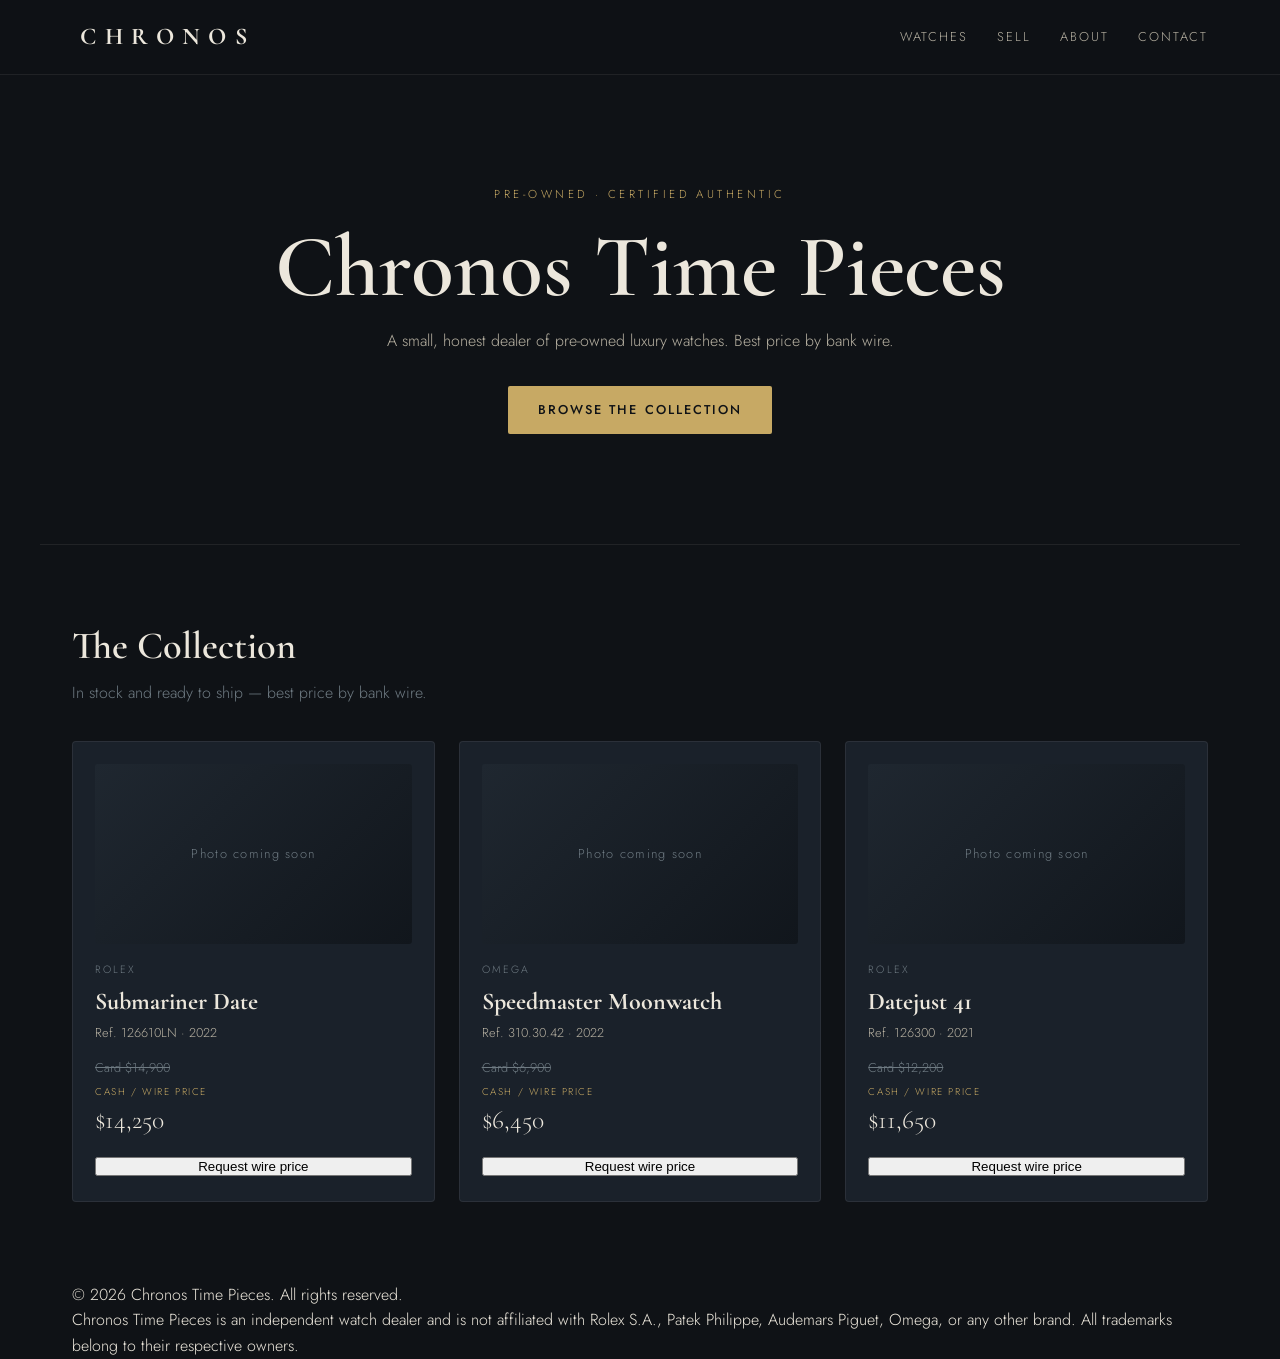
<file: index.html>
<!DOCTYPE html>
<html lang="en">
<head>
  <meta charset="UTF-8" />
  <meta name="viewport" content="width=device-width, initial-scale=1.0" />
  <title>Chronos Time Pieces — Pre-Owned Luxury Watches</title>
  <link rel="preconnect" href="https://fonts.googleapis.com" />
  <link rel="preconnect" href="https://fonts.gstatic.com" crossorigin />
  <link href="https://fonts.googleapis.com/css2?family=Cormorant+Garamond:wght@500;600;700&family=Jost:wght@300;400;500&display=swap" rel="stylesheet" />
  <link rel="stylesheet" href="styles.css" />
</head>
<body>

  <!-- ===== Header ===== -->
  <header class="site-header">
    <div class="container header-inner">
      <a href="#" class="wordmark">CHRONOS</a>
      <nav class="main-nav">
        <a href="#collection">Watches</a>
        <a href="#sell">Sell</a>
        <a href="#about">About</a>
        <a href="#contact">Contact</a>
      </nav>
    </div>
  </header>

  <!-- ===== Hero ===== -->
  <main>
    <section class="hero">
      <div class="container">
        <p class="eyebrow">Pre-Owned · Certified Authentic</p>
        <h1>Chronos Time Pieces</h1>
        <p class="lede">
          A small, honest dealer of pre-owned luxury watches.
          Best price by bank wire.
        </p>
        <a href="#collection" class="btn">Browse the collection</a>
      </div>
    </section>

    <!-- ===== Collection (filled by script.js) ===== -->
    <section id="collection" class="container section">
      <h2>The Collection</h2>
      <p class="muted">In stock and ready to ship — best price by bank wire.</p>
      <div id="watch-grid" class="watch-grid"></div>
    </section>
  </main>

  <!-- ===== Footer ===== -->
  <footer class="site-footer">
    <div class="container">
      <p>&copy; <span id="year"></span> Chronos Time Pieces. All rights reserved.</p>
      <p class="disclaimer">
        Chronos Time Pieces is an independent watch dealer and is not affiliated
        with Rolex S.A., Patek Philippe, Audemars Piguet, Omega, or any other brand.
        All trademarks belong to their respective owners.
      </p>
    </div>
  </footer>

  <script src="script.js"></script>
</body>
</html>
</file>
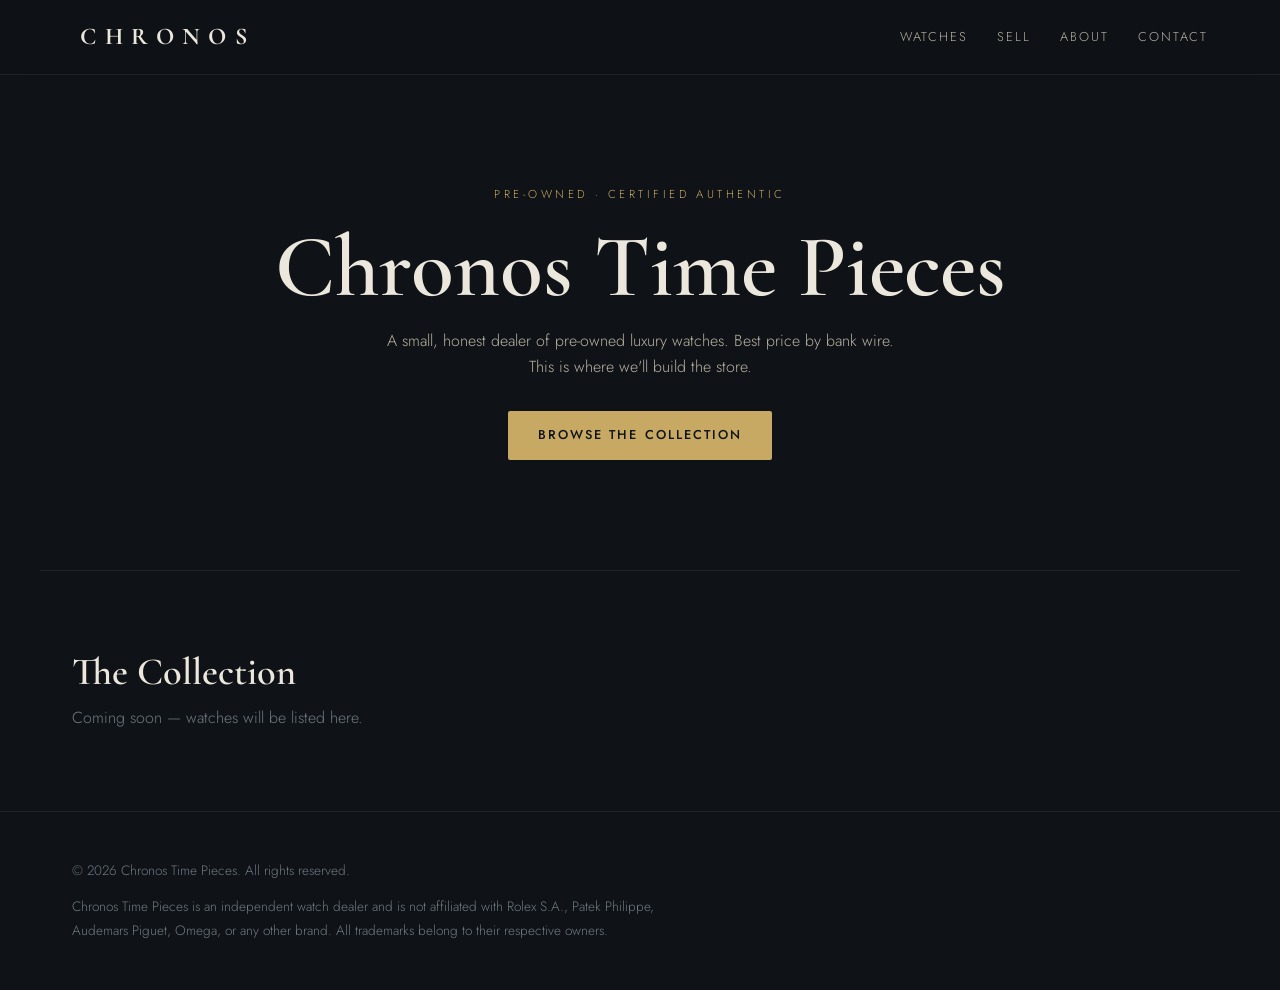
<file: files/index.html>
<!DOCTYPE html>
<html lang="en">
<head>
  <meta charset="UTF-8" />
  <meta name="viewport" content="width=device-width, initial-scale=1.0" />
  <title>Chronos Time Pieces — Pre-Owned Luxury Watches</title>
  <link rel="preconnect" href="https://fonts.googleapis.com" />
  <link rel="preconnect" href="https://fonts.gstatic.com" crossorigin />
  <link href="https://fonts.googleapis.com/css2?family=Cormorant+Garamond:wght@500;600;700&family=Jost:wght@300;400;500&display=swap" rel="stylesheet" />
  <link rel="stylesheet" href="styles.css" />
</head>
<body>

  <!-- ===== Header ===== -->
  <header class="site-header">
    <div class="container header-inner">
      <a href="#" class="wordmark">CHRONOS</a>
      <nav class="main-nav">
        <a href="#collection">Watches</a>
        <a href="#sell">Sell</a>
        <a href="#about">About</a>
        <a href="#contact">Contact</a>
      </nav>
    </div>
  </header>

  <!-- ===== Hero ===== -->
  <main>
    <section class="hero">
      <div class="container">
        <p class="eyebrow">Pre-Owned · Certified Authentic</p>
        <h1>Chronos Time Pieces</h1>
        <p class="lede">
          A small, honest dealer of pre-owned luxury watches.
          Best price by bank wire. This is where we'll build the store.
        </p>
        <a href="#collection" class="btn">Browse the collection</a>
      </div>
    </section>

    <!-- We'll build these sections out next -->
    <section id="collection" class="container section">
      <h2>The Collection</h2>
      <p class="muted">Coming soon — watches will be listed here.</p>
    </section>
  </main>

  <!-- ===== Footer ===== -->
  <footer class="site-footer">
    <div class="container">
      <p>&copy; <span id="year"></span> Chronos Time Pieces. All rights reserved.</p>
      <p class="disclaimer">
        Chronos Time Pieces is an independent watch dealer and is not affiliated
        with Rolex S.A., Patek Philippe, Audemars Piguet, Omega, or any other brand.
        All trademarks belong to their respective owners.
      </p>
    </div>
  </footer>

  <script src="script.js"></script>
</body>
</html>
</file>
<file: styles.css>
/* ============================================
   Chronos Time Pieces — base styles
   ============================================ */

:root {
  --ink: #0F1216;
  --panel: #1A212A;
  --gold: #C7A964;
  --bone: #ECE7DC;
  --bone-dim: #B7B1A2;
  --steel: #6E7A82;
  --line: rgba(236, 231, 220, 0.08);
}

* { box-sizing: border-box; margin: 0; padding: 0; }

body {
  background: var(--ink);
  color: var(--bone);
  font-family: 'Jost', system-ui, sans-serif;
  font-weight: 300;
  line-height: 1.6;
  -webkit-font-smoothing: antialiased;
}

h1, h2 { font-family: 'Cormorant Garamond', Georgia, serif; font-weight: 600; line-height: 1.1; }
a { color: inherit; text-decoration: none; }

.container { max-width: 1200px; margin: 0 auto; padding: 0 32px; }
.eyebrow { font-size: 0.72rem; letter-spacing: 0.3em; text-transform: uppercase; color: var(--gold); }
.muted { color: var(--steel); }

/* Header */
.site-header {
  position: sticky; top: 0; z-index: 50;
  background: rgba(15, 18, 22, 0.85);
  backdrop-filter: blur(12px);
  border-bottom: 1px solid var(--line);
}
.header-inner { display: flex; align-items: center; justify-content: space-between; height: 74px; }
.wordmark { font-family: 'Cormorant Garamond', serif; font-weight: 700; font-size: 1.5rem; letter-spacing: 0.35em; padding-left: 0.35em; }
.main-nav { display: flex; gap: 30px; }
.main-nav a { font-size: 0.8rem; letter-spacing: 0.14em; text-transform: uppercase; color: var(--bone-dim); transition: color 0.25s; }
.main-nav a:hover { color: var(--bone); }

/* Hero */
.hero { padding: 110px 0; text-align: center; }
.hero h1 { font-size: clamp(2.8rem, 7vw, 5.5rem); margin: 16px 0 12px; }
.hero .lede { max-width: 520px; margin: 0 auto 32px; color: var(--bone-dim); }

.btn {
  display: inline-block;
  background: var(--gold); color: var(--ink);
  padding: 14px 30px; border-radius: 2px;
  font-size: 0.8rem; letter-spacing: 0.16em; text-transform: uppercase; font-weight: 500;
  transition: transform 0.2s;
}
.btn:hover { transform: translateY(-2px); }

/* Sections */
.section { padding: 80px 32px; border-top: 1px solid var(--line); }
.section h2 { font-size: 2.4rem; margin-bottom: 12px; }

/* Watch grid */
.watch-grid { display: grid; grid-template-columns: repeat(3, 1fr); gap: 24px; margin-top: 36px; }
.watch-card {
  background: var(--panel);
  border: 1px solid var(--line);
  border-radius: 4px;
  padding: 22px;
  transition: transform 0.3s, border-color 0.3s;
}
.watch-card:hover { transform: translateY(-5px); border-color: rgba(199, 169, 100, 0.3); }
.watch-photo {
  height: 180px; display: flex; align-items: center; justify-content: center;
  background: linear-gradient(135deg, #1f2730, #11161c);
  color: var(--steel); font-size: 0.8rem; letter-spacing: 0.1em;
  border-radius: 3px; margin-bottom: 18px;
}
.watch-brand { font-size: 0.66rem; letter-spacing: 0.2em; text-transform: uppercase; color: var(--steel); }
.watch-model { font-family: 'Cormorant Garamond', serif; font-size: 1.5rem; margin: 4px 0 2px; }
.watch-ref { font-size: 0.8rem; color: var(--bone-dim); margin-bottom: 14px; }
.card-price { font-size: 0.8rem; color: var(--steel); text-decoration: line-through; }
.wire-label { font-size: 0.62rem; letter-spacing: 0.16em; text-transform: uppercase; color: var(--gold); margin-top: 6px; }
.wire-price { font-family: 'Cormorant Garamond', serif; font-size: 1.6rem; color: var(--bone); }
.inquire-btn {
  margin-top: 16px; width: 100%;
</file>
<file: files/styles.css>
/* ============================================
   Chronos Time Pieces — base styles
   Build the store onto this foundation.
   ============================================ */

:root {
  --ink: #0F1216;
  --panel: #1A212A;
  --gold: #C7A964;
  --bone: #ECE7DC;
  --bone-dim: #B7B1A2;
  --steel: #6E7A82;
  --line: rgba(236, 231, 220, 0.08);
}

* { box-sizing: border-box; margin: 0; padding: 0; }

body {
  background: var(--ink);
  color: var(--bone);
  font-family: 'Jost', system-ui, sans-serif;
  font-weight: 300;
  line-height: 1.6;
  -webkit-font-smoothing: antialiased;
}

h1, h2 { font-family: 'Cormorant Garamond', Georgia, serif; font-weight: 600; line-height: 1.1; }
a { color: inherit; text-decoration: none; }

.container { max-width: 1200px; margin: 0 auto; padding: 0 32px; }
.eyebrow { font-size: 0.72rem; letter-spacing: 0.3em; text-transform: uppercase; color: var(--gold); }
.muted { color: var(--steel); }

/* Header */
.site-header {
  position: sticky; top: 0; z-index: 50;
  background: rgba(15, 18, 22, 0.85);
  backdrop-filter: blur(12px);
  border-bottom: 1px solid var(--line);
}
.header-inner { display: flex; align-items: center; justify-content: space-between; height: 74px; }
.wordmark { font-family: 'Cormorant Garamond', serif; font-weight: 700; font-size: 1.5rem; letter-spacing: 0.35em; padding-left: 0.35em; }
.main-nav { display: flex; gap: 30px; }
.main-nav a { font-size: 0.8rem; letter-spacing: 0.14em; text-transform: uppercase; color: var(--bone-dim); transition: color 0.25s; }
.main-nav a:hover { color: var(--bone); }

/* Hero */
.hero { padding: 110px 0; text-align: center; }
.hero h1 { font-size: clamp(2.8rem, 7vw, 5.5rem); margin: 16px 0 12px; }
.hero .lede { max-width: 520px; margin: 0 auto 32px; color: var(--bone-dim); }

.btn {
  display: inline-block;
  background: var(--gold); color: var(--ink);
  padding: 14px 30px; border-radius: 2px;
  font-size: 0.8rem; letter-spacing: 0.16em; text-transform: uppercase; font-weight: 500;
  transition: transform 0.2s;
}
.btn:hover { transform: translateY(-2px); }

/* Sections */
.section { padding: 80px 32px; border-top: 1px solid var(--line); }
.section h2 { font-size: 2.4rem; margin-bottom: 12px; }

/* Footer */
.site-footer { padding: 48px 0; border-top: 1px solid var(--line); color: var(--steel); font-size: 0.85rem; }
.site-footer .disclaimer { margin-top: 14px; max-width: 640px; line-height: 1.7; }

@media (max-width: 640px) {
  .main-nav { display: none; }
  .container { padding: 0 20px; }
}
</file>
